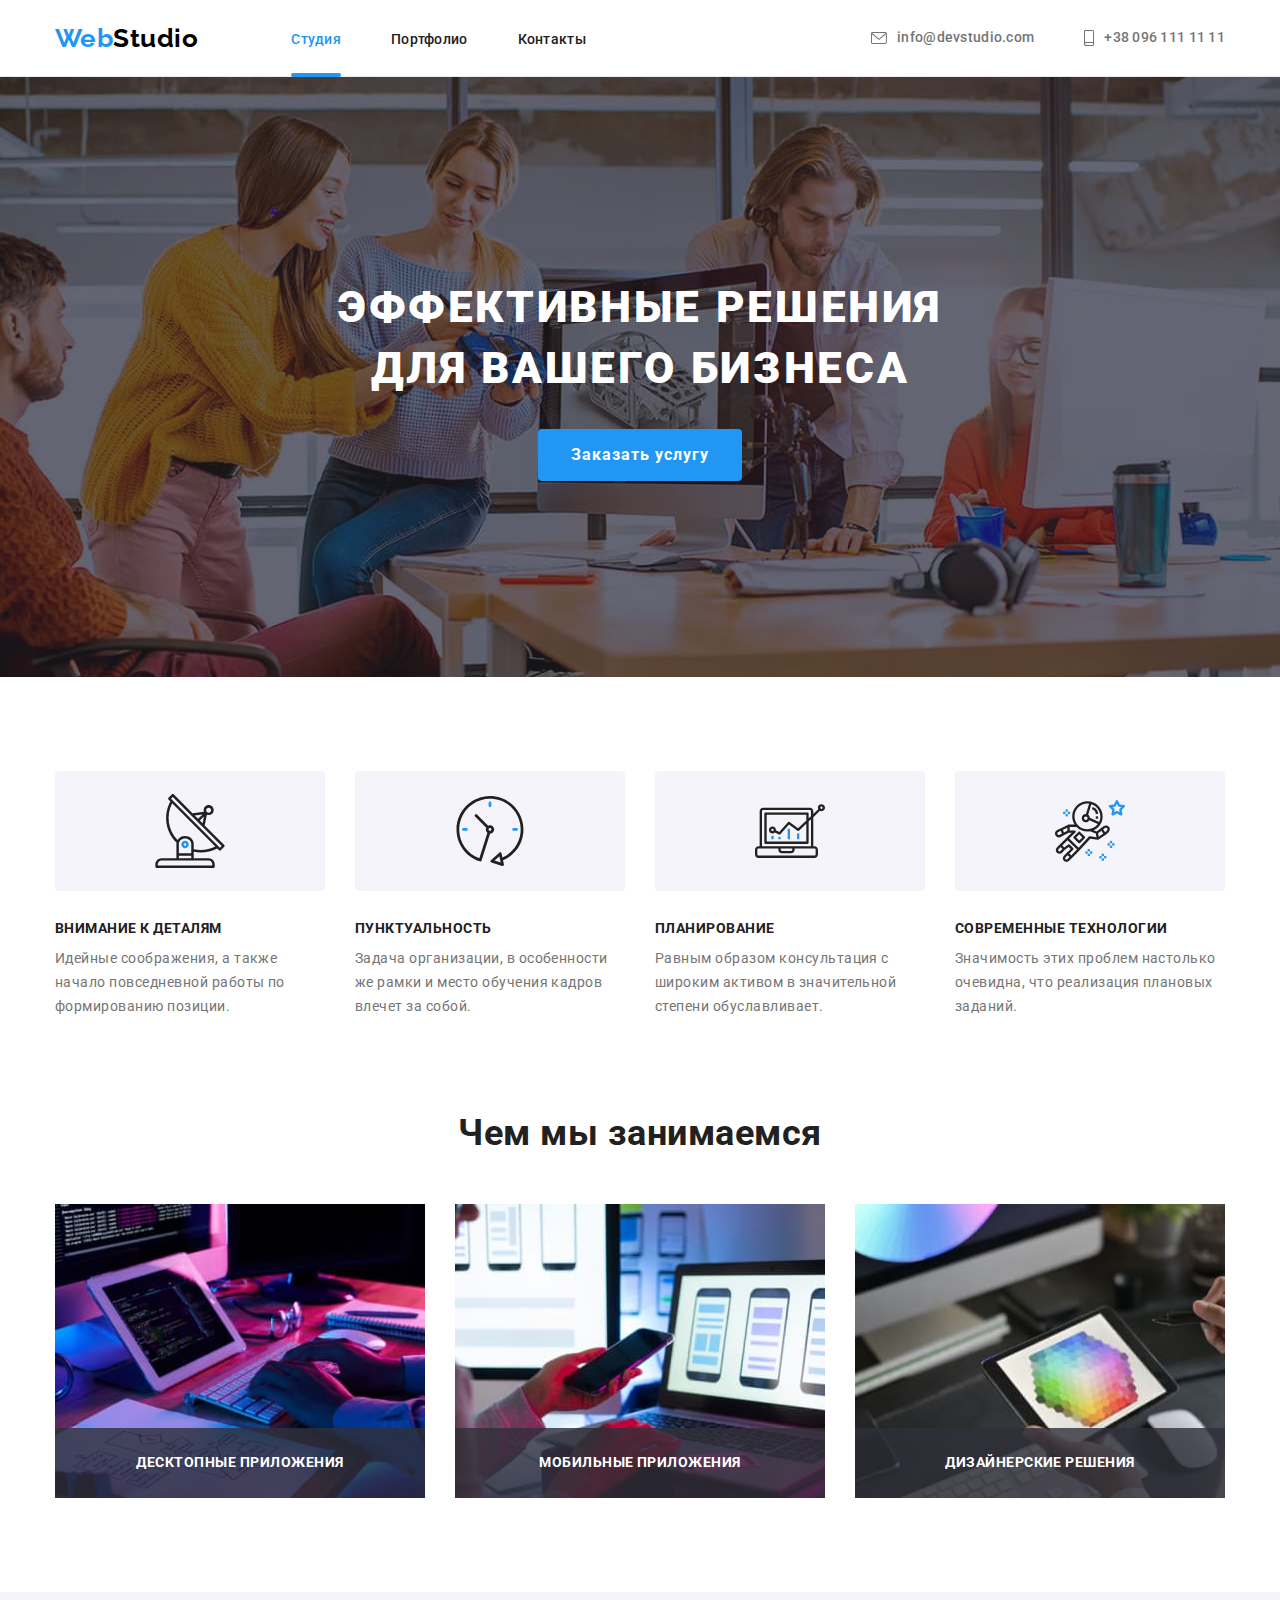
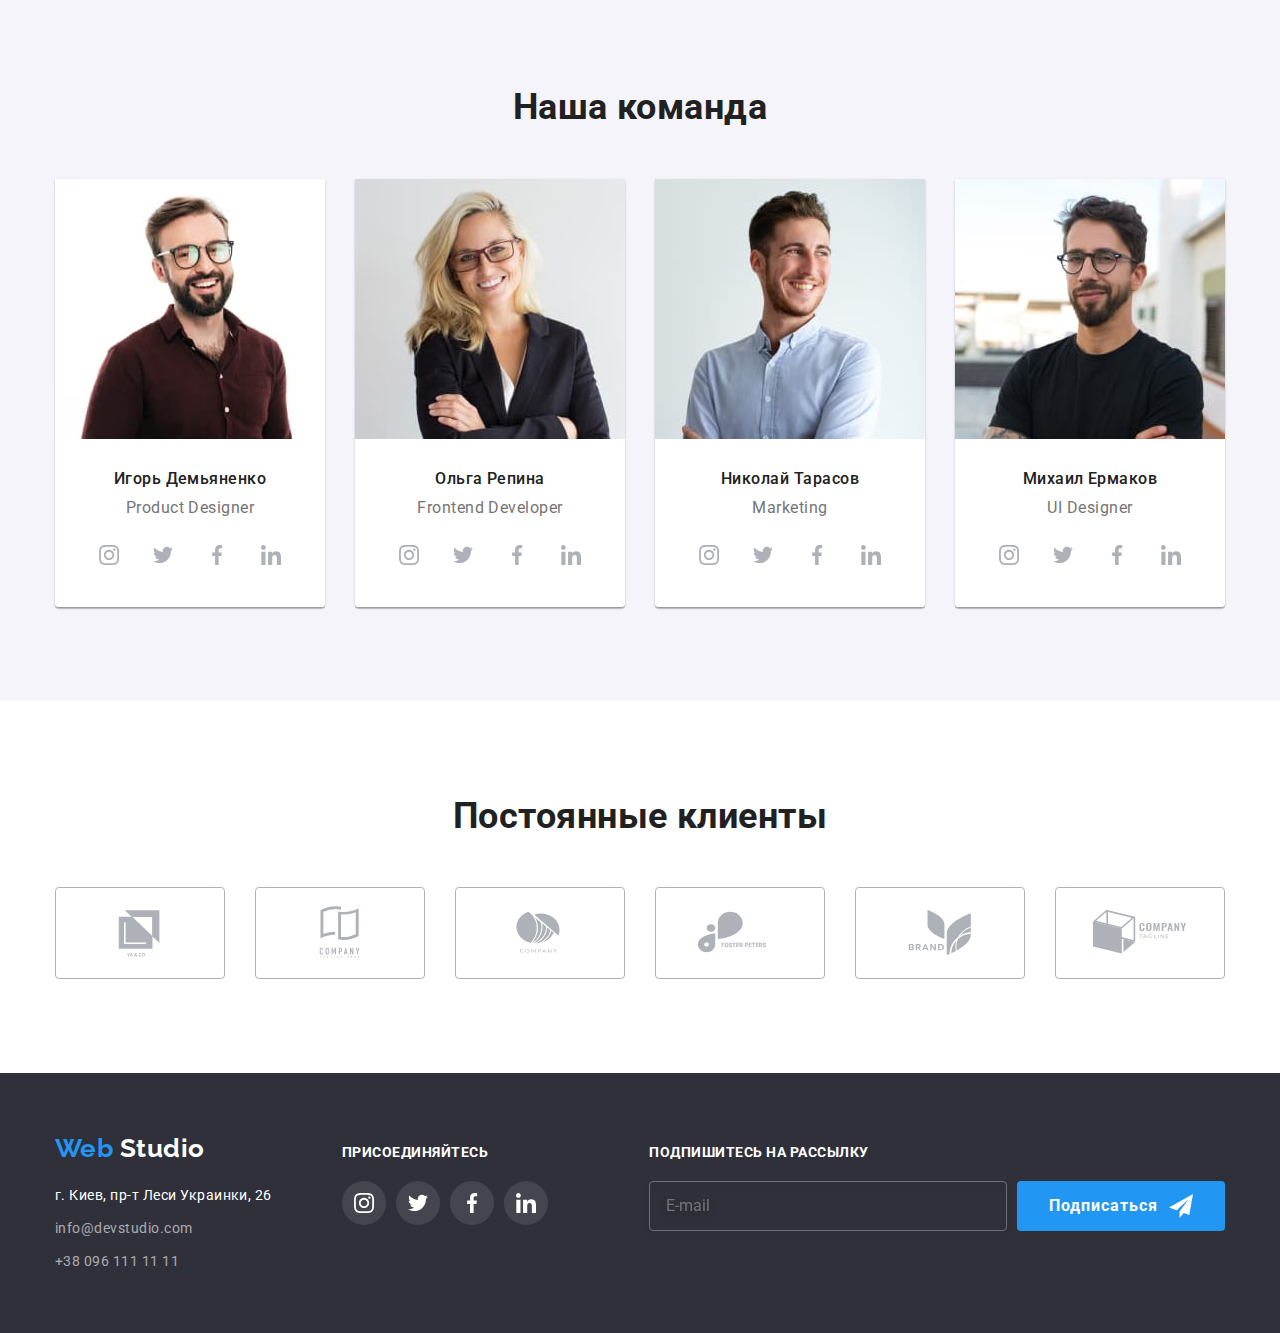
<file: index.html>
<!DOCTYPE html>
<html lang="ru">
  <head>
    <meta charset="UTF-8" />
    <meta http-equiv="X-UA-Compatible" content="IE=edge" />
    <meta name="viewport" content="width=device-width, initial-scale=1.0" />
    <title>Студия</title>
    <link rel="preconnect" href="https://fonts.googleapis.com" />
    <link rel="preconnect" href="https://fonts.gstatic.com" crossorigin />
    <link
      href="https://fonts.googleapis.com/css2?family=Raleway:wght@700&family=Roboto:wght@400;500;700;900&display=swap"
      rel="stylesheet"
    />
    <link
      rel="stylesheet"
      href="https://cdnjs.cloudflare.com/ajax/libs/modern-normalize/1.1.0/modern-normalize.min.css"
    />
    <link rel="stylesheet" href="./css/styles.css" />
  </head>
  <body>
    <header class="top-side">
      <div class="container header">
        <nav class="nav header">
          <a href="./index.html" class="logo-up link">
            <span class="logo-ingredient">Web</span>
            Studio
          </a>
          <ul class="site-nav list">
            <li class="item general">
              <a href="./index.html" class="link current"> Студия </a>
            </li>
            <li class="item">
              <a href="./portfolio.html" class="link"> Портфолио </a>
            </li>
            <li class="item">
              <a href="" class="link"> Контакты </a>
            </li>
          </ul>
        </nav>
        <ul class="contact-up list">
          <li class="item">
            <a href="mailto:test@mail.ua" class="link">
              <svg class="contact-up-icon" width="16px" height="12px">
                <use href="./images/symbol.svg#icon-mail"></use>
              </svg>
              info@devstudio.com
            </a>
          </li>
          <li class="item">
            <a href="tel:+380961111111" class="link">
              <svg class="contact-up-icon" width="10px" height="16px">
                <use href="./images/symbol.svg#icon-smartphone"></use>
              </svg>
              +38 096 111 11 11
            </a>
          </li>
        </ul>
      </div>
    </header>
    <main>
      <!--герой-->
      <section class="hero">
        <div class="container">
          <h1 class="hero-title">
            эффективные решения
            <br />
            для вашего бизнеса
          </h1>
          <button type="button" class="hero-button" data-modal-open>
            Заказать услугу
          </button>
        </div>
      </section>
      <!--особенности-->
      <section class="section">
        <div class="container">
          <h2 class="section-title visually-hidden">Особенности</h2>
          <ul class="feature-list list">
            <li class="sat item">
              <h3 class="title">Внимание к деталям</h3>
              <p>
                Идейные соображения, а также начало повседневной работы по
                формированию позиции.
              </p>
            </li>
            <li class="item">
              <h3 class="title">Пунктуальность</h3>
              <p>
                Задача организации, в особенности же рамки и место обучения
                кадров влечет за собой.
              </p>
            </li>
            <li class="item">
              <h3 class="title">Планирование</h3>
              <p>
                Равным образом консультация с широким активом в значительной
                степени обуславливает.
              </p>
            </li>
            <li class="item">
              <h3 class="title">Современные технологии</h3>
              <p>
                Значимость этих проблем настолько очевидна, что реализация
                плановых заданий.
              </p>
            </li>
          </ul>
        </div>
      </section>
      <!--чем мы занимаемся-->
      <section class="section work">
        <div class="container">
          <h2 class="section-title">Чем мы занимаемся</h2>
          <ul class="work-list list">
            <li class="item">
              <img
                src="./images/box1.jpg"
                alt="создание компьютерных программ"
                width="370"
                height="294"
              />
              <p class="par">десктопные приложения</p>
            </li>
            <li class="item">
              <img
                src="./images/box2.jpg"
                alt="создание мобильных приложений"
                width="370"
                height="294"
              />
              <p class="par">мобильные приложения</p>
            </li>
            <li class="item">
              <img
                src="./images/box3.jpg"
                alt="создание дизайнов"
                width="370"
                height="294"
              />
              <p class="par">дизайнерские решения</p>
            </li>
          </ul>
        </div>
      </section>
      <!-- наша команда-->
      <section class="section team">
        <div class="container">
          <h2 class="section-title">Наша команда</h2>
          <ul class="team-list list">
            <li class="item">
              <img
                src="./images/img1.jpg"
                alt="дизайнер Игорь Демьяненко"
                width="270"
                height="260"
              />
              <div class="team-content">
                <h3 class="title">Игорь Демьяненко</h3>
                <p class="paragraph">Product Designer</p>

                <ul class="social list">
                  <li class="item">
                    <a href="" class="team-social-link link">
                      <svg class="team-social-icon" width="20px" height="20px">
                        <use href="./images/symbol.svg#icon-instagram1"></use>
                      </svg>
                    </a>
                  </li>
                  <li class="item">
                    <a href="" class="team-social-link link">
                      <svg class="team-social-icon" width="20px" height="20px">
                        <use href="./images/symbol.svg#icon-twitter2"></use>
                      </svg>
                    </a>
                  </li>
                  <li class="item">
                    <a href="" class="team-social-link link">
                      <svg class="team-social-icon" width="20px" height="20px">
                        <use href="./images/symbol.svg#icon-facebook3"></use>
                      </svg>
                    </a>
                  </li>
                  <li class="item">
                    <a href="" class="team-social-link link">
                      <svg class="team-social-icon" width="20px" height="20px">
                        <use href="./images/symbol.svg#icon-linkedin4"></use>
                      </svg>
                    </a>
                  </li>
                </ul>
              </div>
            </li>

            <li class="item">
              <img
                src="./images/img2.jpg"
                alt="фронтэнд разработчик Ольга Репина "
                width="270"
                height="260"
              />
              <div class="team-content">
                <h3 class="title">Ольга Репина</h3>
                <p class="paragraph">Frontend Developer</p>
                <ul class="social list">
                  <li class="item">
                    <a href="" class="team-social-link link">
                      <svg class="team-social-icon" width="20px" height="20px">
                        <use href="./images/symbol.svg#icon-instagram1"></use>
                      </svg>
                    </a>
                  </li>
                  <li class="item">
                    <a href="" class="team-social-link link">
                      <svg class="team-social-icon" width="20px" height="20px">
                        <use href="./images/symbol.svg#icon-twitter2"></use>
                      </svg>
                    </a>
                  </li>
                  <li class="item">
                    <a href="" class="team-social-link link">
                      <svg class="team-social-icon" width="20px" height="20px">
                        <use href="./images/symbol.svg#icon-facebook3"></use>
                      </svg>
                    </a>
                  </li>
                  <li class="item">
                    <a href="" class="team-social-link link">
                      <svg class="team-social-icon" width="20px" height="20px">
                        <use href="./images/symbol.svg#icon-linkedin4"></use>
                      </svg>
                    </a>
                  </li>
                </ul>
              </div>
            </li>
            <li class="item">
              <img
                src="./images/img3.jpg"
                alt="маркетолог Николай Тарасов "
                width="270"
                height="260"
              />
              <div class="team-content">
                <h3 class="title">Николай Тарасов</h3>
                <p class="paragraph">Marketing</p>
                <ul class="social list">
                  <li class="item">
                    <a href="" class="team-social-link link">
                      <svg class="team-social-icon" width="20px" height="20px">
                        <use href="./images/symbol.svg#icon-instagram1"></use>
                      </svg>
                    </a>
                  </li>
                  <li class="item">
                    <a href="" class="team-social-link link">
                      <svg class="team-social-icon" width="20px" height="20px">
                        <use href="./images/symbol.svg#icon-twitter2"></use>
                      </svg>
                    </a>
                  </li>
                  <li class="item">
                    <a href="" class="team-social-link link">
                      <svg class="team-social-icon" width="20px" height="20px">
                        <use href="./images/symbol.svg#icon-facebook3"></use>
                      </svg>
                    </a>
                  </li>
                  <li class="item">
                    <a href="" class="team-social-link link">
                      <svg class="team-social-icon" width="20px" height="20px">
                        <use href="./images/symbol.svg#icon-linkedin4"></use>
                      </svg>
                    </a>
                  </li>
                </ul>
              </div>
            </li>

            <li class="item">
              <img
                src="./images/img4.jpg"
                alt="дезайнер Михаил Ермаков"
                width="270"
                height="260"
              />
              <div class="team-content">
                <h3 class="title">Михаил Ермаков</h3>
                <p class="paragraph">UI Designer</p>
                <ul class="social list">
                  <li class="item">
                    <a href="" class="team-social-link link">
                      <svg class="team-social-icon" width="20px" height="20px">
                        <use href="./images/symbol.svg#icon-instagram1"></use>
                      </svg>
                    </a>
                  </li>
                  <li class="item">
                    <a href="" class="team-social-link link">
                      <svg class="team-social-icon" width="20px" height="20px">
                        <use href="./images/symbol.svg#icon-twitter2"></use>
                      </svg>
                    </a>
                  </li>
                  <li class="item">
                    <a href="" class="team-social-link link">
                      <svg class="team-social-icon" width="20px" height="20px">
                        <use href="./images/symbol.svg#icon-facebook3"></use>
                      </svg>
                    </a>
                  </li>
                  <li class="item">
                    <a href="" class="team-social-link link">
                      <svg class="team-social-icon" width="20px" height="20px">
                        <use href="./images/symbol.svg#icon-linkedin4"></use>
                      </svg>
                    </a>
                  </li>
                </ul>
              </div>
            </li>
          </ul>
        </div>
      </section>

      <section class="section clients">
        <div class="container">
          <h2 class="section-title">Постоянные клиенты</h2>
          <ul class="clients-list list">
            <li class="item">
              <a href="" class="clients-link">
                <svg class="link-icon" width="106px" height="60px">
                  <use href="./images/symbol.svg#icon-group21"></use>
                </svg>
              </a>
            </li>
            <li class="item">
              <a href="" class="clients-link">
                <svg class="link-icon" width="106" height="60">
                  <use href="./images/symbol.svg#icon-group22"></use>
                </svg>
              </a>
            </li>
            <li class="item">
              <a href="" class="clients-link">
                <svg class="link-icon" width="106" height="60">
                  <use href="./images/symbol.svg#icon-group23"></use>
                </svg>
              </a>
            </li>
            <li class="item">
              <a href="" class="clients-link">
                <svg class="link-icon" width="106" height="60">
                  <use href="./images/symbol.svg#icon-group24"></use>
                </svg>
              </a>
            </li>
            <li class="item">
              <a href="" class="clients-link">
                <svg class="link-icon" width="106" height="60">
                  <use href="./images/symbol.svg#icon-group25"></use>
                </svg>
              </a>
            </li>
            <li class="item">
              <a href="" class="clients-link">
                <svg class="link-icon" width="106" height="60">
                  <use href="./images/symbol.svg#icon-group26"></use>
                </svg>
              </a>
            </li>
          </ul>
        </div>
      </section>
    </main>

    <footer class="aside">
      <div class="container">
        <div>
          <a href="./index.html" class="logo-down link">
            <span class="logo-ingredient">Web</span>
            Studio
          </a>
          <address class="aside-contact">
            <p>г. Киев, пр-т Леси Украинки, 26</p>
            <ul class="contact-down list">
              <li class="item">
                <a href="mailto:test@mail.ua" class="link">
                  info@devstudio.com
                </a>
              </li>
              <li class="item">
                <a href="tel:+380961111111" class="link"> +38 096 111 11 11 </a>
              </li>
            </ul>
          </address>
        </div>
        <div class="aside-soc">
          <p class="aside-par">присоединяйтесь</p>
          <ul class="social list">
            <li class="item">
              <a href="" class="team-social-link link">
                <svg class="team-social-icon" width="20px" height="20px">
                  <use href="./images/symbol.svg#icon-instagram1"></use>
                </svg>
              </a>
            </li>
            <li class="item">
              <a href="" class="team-social-link link">
                <svg class="team-social-icon" width="20px" height="20px">
                  <use href="./images/symbol.svg#icon-twitter2"></use>
                </svg>
              </a>
            </li>
            <li class="item">
              <a href="" class="team-social-link link">
                <svg class="team-social-icon" width="20px" height="20px">
                  <use href="./images/symbol.svg#icon-facebook3"></use>
                </svg>
              </a>
            </li>
            <li class="item">
              <a href="" class="team-social-link link">
                <svg class="team-social-icon" width="20px" height="20px">
                  <use href="./images/symbol.svg#icon-linkedin4"></use>
                </svg>
              </a>
            </li>
          </ul>
        </div>
        <div class="aside-subscription">
          <p class="aside-par">подпишитесь на рассылку</p>
          <form class="aside-form">
            <input
              class="aside-form-mail"
              type="email"
              name="mail"
              autocomplete="on"
              placeholder="E-mail"
            />
            <button class="hero-button" type="submit">Подписаться</button>
          </form>
        </div>
      </div>
    </footer>
    <div class="backdrop is-hidden" data-modal>
      <div class="modal">
        <button data-modal-close type="button" class="modal-btn">
          <svg class="modal-icon" width="18px" height="18px">
            <use href="./images/symbol-icon2.svg#icon-close-black"></use>
          </svg>
        </button>

        <form class="speaker-form">
          <p class="speaker-form-par">
            Оставьте свои данные, мы вам перезвоним
          </p>

          <div class="speaker-modal">
            <label for="name" class="label">Имя</label>
            <div class="speacer-box">
              <input
                type="text"
                name="name"
                id="name"
                class="spacer-box-input"
              />
              <svg class="speacer-box-icon" width="18px" height="18px">
                <use href="./images/symbol-icon2.svg#icon-person-black"></use>
              </svg>
            </div>
          </div>

          <div class="speaker-modal">
            <label for="tel" class="label">Телефон</label>
            <div class="speacer-box">
              <input type="tel" name="tel" id="tel" class="spacer-box-input" />
              <svg class="speacer-box-icon" width="18px" height="18px">
                <use href="./images/symbol-icon2.svg#icon-phone-black"></use>
              </svg>
            </div>
          </div>

          <div class="speaker-modal">
            <label for="mail" class="label">Почта</label>
            <div class="speacer-box">
              <input
                type="email"
                name="mail"
                autocomplete="on"
                id="mail"
                class="spacer-box-input"
              />
              <svg class="speacer-box-icon" width="18px" height="18px">
                <use href="./images/symbol-icon2.svg#icon-email-black"></use>
              </svg>
            </div>
          </div>

          <div class="speaker-modal-comment">
            <label for="comment" class="label">Коментарий</label>
            <div class="speacer-box">
              <textarea
                name="comment"
                id="comment"
                rows="5"
                placeholder="Введите текс"
                class="comment-label"
              ></textarea>
            </div>
          </div>

          <div class="form-check">
            <label class="check-label">
              <input class="check-input" type="checkbox" name="check" />
              <span class="check-icon"></span>
              Соглашаюсь с рассылкой и принимаю
              <a href="" class="check-link">Условия договора</a>
            </label>
          </div>

          <button class="hero-button" type="submit">Отправить</button>
        </form>
      </div>
    </div>
    <script src="./js/modal.js"></script>
  </body>
</html>
</file>
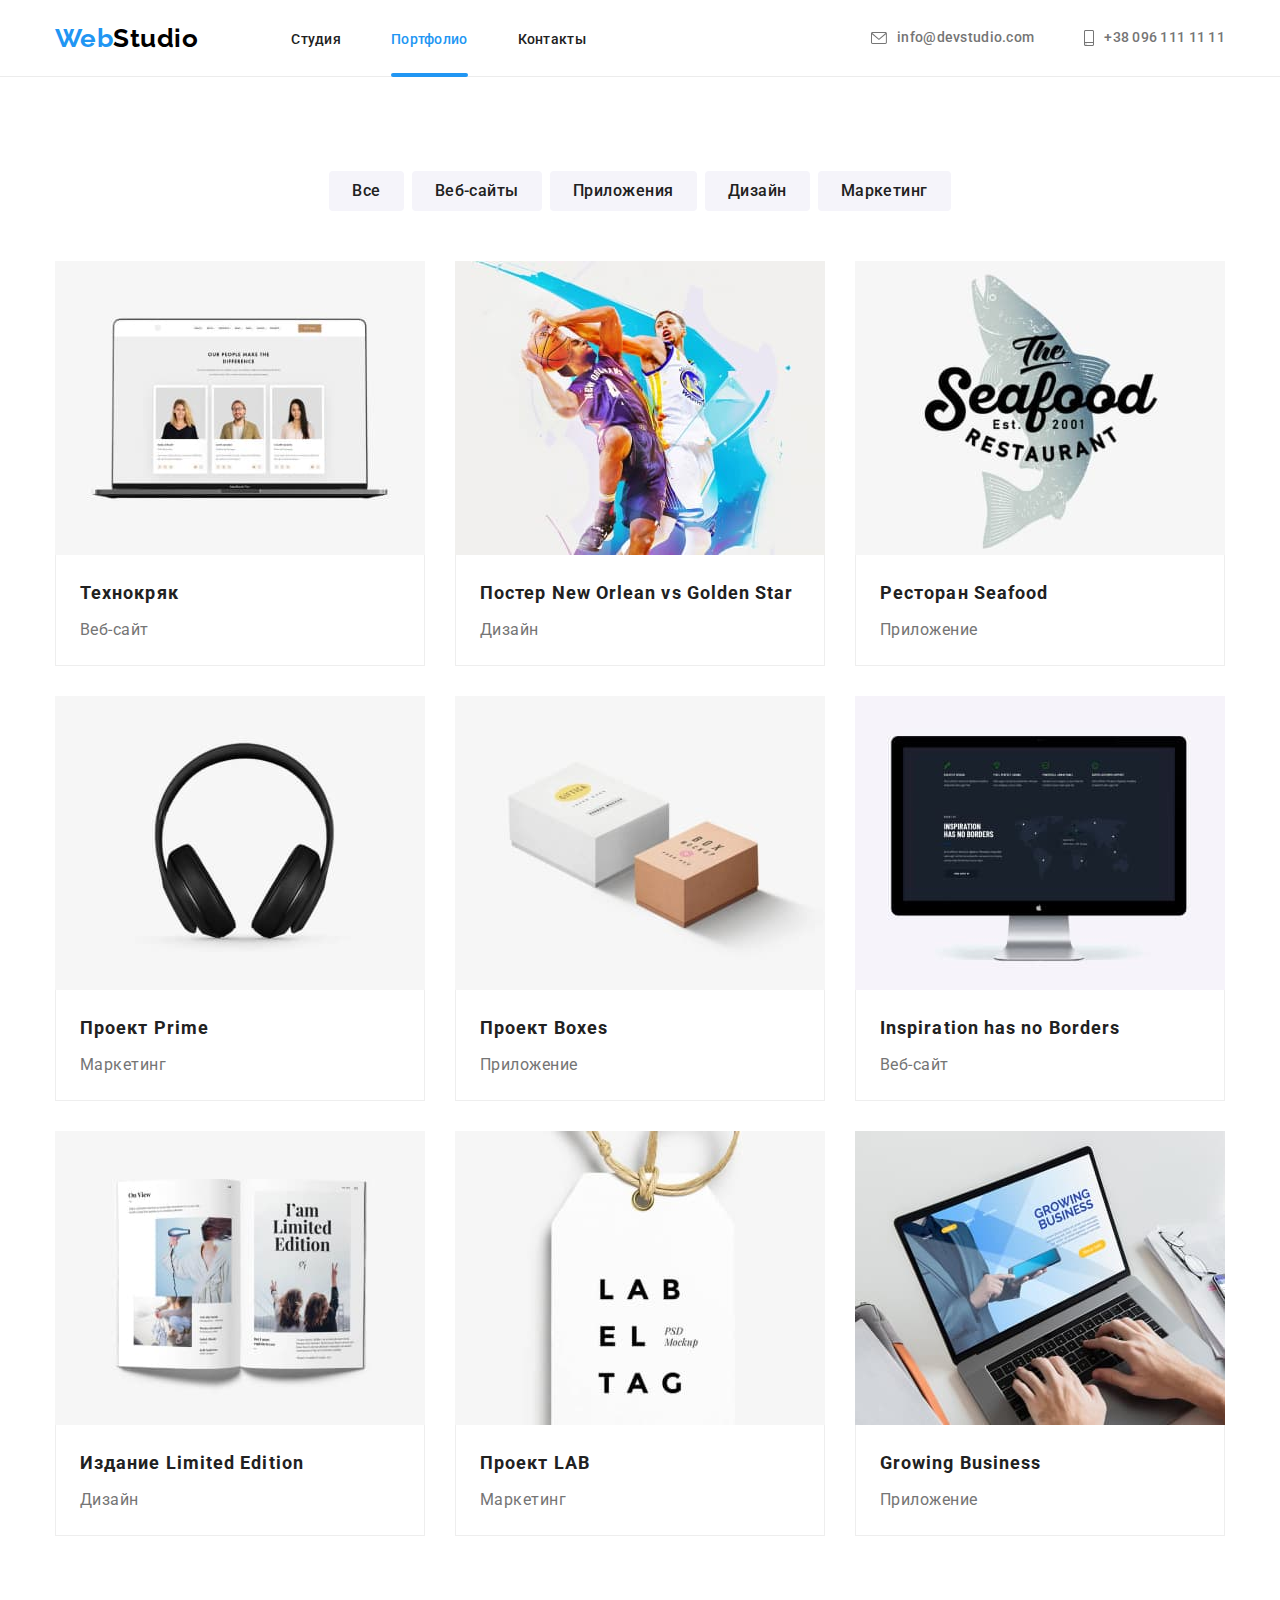
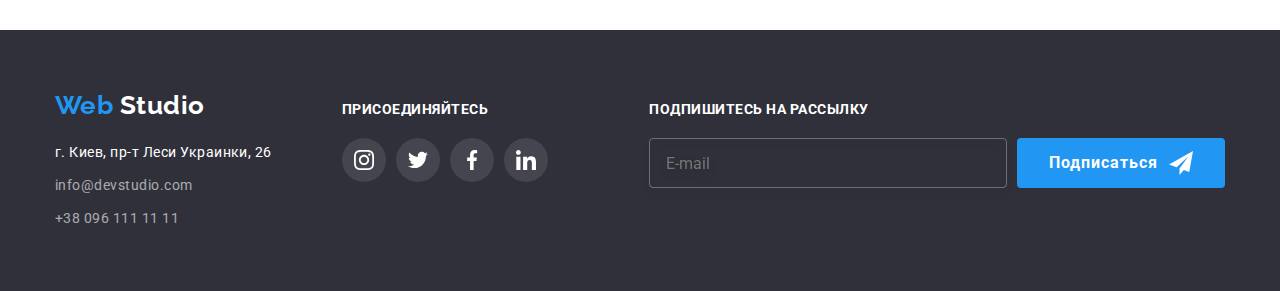
<file: portfolio.html>
<!DOCTYPE html>
<html lang="ru">
  <head>
    <meta charset="UTF-8" />
    <meta http-equiv="X-UA-Compatible" content="IE=edge" />
    <meta name="viewport" content="width=device-width, initial-scale=1.0" />
    <title>Портфолио</title>
    <link rel="preconnect" href="https://fonts.googleapis.com" />
    <link rel="preconnect" href="https://fonts.gstatic.com" crossorigin />
    <link
      href="https://fonts.googleapis.com/css2?family=Raleway:wght@700&family=Roboto:wght@400;500;700;900&display=swap"
      rel="stylesheet"
    />
    <link
      rel="stylesheet"
      href="https://cdnjs.cloudflare.com/ajax/libs/modern-normalize/1.1.0/modern-normalize.min.css"
    />
    <link rel="stylesheet" href="./css/styles.css" />
  </head>
  <body>
    <header class="top-side">
      <div class="container header">
        <nav class="nav header">
          <a href="./index.html" class="logo-up link">
            <span class="logo-ingredient">Web</span>
            Studio
          </a>
          <ul class="site-nav list">
            <li class="item">
              <a href="./index.html" class="link"> Студия </a>
            </li>
            <li class="item general">
              <a href="./portfolio.html" class="link current"> Портфолио </a>
            </li>
            <li class="item">
              <a href="" class="link"> Контакты </a>
            </li>
          </ul>
        </nav>

        <ul class="contact-up list">
          <li class="item">
            <a href="mailto:test@mail.ua" class="link">
              <svg class="contact-up-icon" width="16px" height="12px">
                <use href="./images/symbol.svg#icon-mail"></use>
              </svg>
              info@devstudio.com
            </a>
          </li>
          <li class="item">
            <a href="tel:+380961111111" class="link">
              <svg class="contact-up-icon" width="10px" height="16px">
                <use href="./images/symbol.svg#icon-smartphone"></use>
              </svg>
              +38 096 111 11 11
            </a>
          </li>
        </ul>
      </div>
    </header>
    <main>
      <section class="section">
        <div class="container">
          <h1 class="section-title visually-hidden">галерея работ</h1>
          <ul class="section-button list">
            <li class="item">
              <button type="button" class="basic-button">Все</button>
            </li>
            <li class="item">
              <button type="button" class="basic-button">Веб-сайты</button>
            </li>
            <li class="item">
              <button type="button" class="basic-button">Приложения</button>
            </li>
            <li class="item">
              <button type="button" class="basic-button">Дизайн</button>
            </li>
            <li class="item">
              <button type="button" class="basic-button">Маркетинг</button>
            </li>
          </ul>

          <ul class="gallery list">
            <li class="item">
              <a href="" class="foto link">
                <div class="gallery-thum">
                  <img
                    src="./images/img1p.jpg"
                    alt="ноутбук"
                    width="370"
                    height="294"
                  />
                  <p class="gallery-par">
                    Ресурс предлагает комплексные предложения с разным уровнем
                    функционала и сервисов. Все это позволит посетителю получить
                    исчерпывающие сведения о компании или частном лице.
                  </p>
                </div>
                <div class="gallery-content">
                  <h3 class="gallery-heading">Технокряк</h3>
                  <p class="gallery-text">Веб-сайт</p>
                </div>
              </a>
            </li>
            <li class="item">
              <a href="" class="foto link">
                <div class="gallery-thum">
                  <img
                    src="./images/img2p.jpg"
                    alt="баскетбол"
                    width="370"
                    height="294"
                  />
                  <p class="gallery-par">
                    Ресурс предлагает комплексные предложения с разным уровнем
                    функционала и сервисов. Все это позволит посетителю получить
                    исчерпывающие сведения о компании или частном лице.
                  </p>
                </div>
                <div class="gallery-content">
                  <h3 class="gallery-heading">
                    Постер New Orlean vs Golden Star
                  </h3>
                  <p class="gallery-text">Дизайн</p>
                </div>
              </a>
            </li>
            <li class="item">
              <a href="" class="foto link">
                <div class="gallery-thum">
                  <img
                    src="./images/img3p.jpg"
                    alt="постер ресторан Seafood"
                    width="370"
                    height="294"
                  />
                  <p class="gallery-par">
                    Ресурс предлагает комплексные предложения с разным уровнем
                    функционала и сервисов. Все это позволит посетителю получить
                    исчерпывающие сведения о компании или частном лице.
                  </p>
                </div>
                <div class="gallery-content">
                  <h3 class="gallery-heading">Ресторан Seafood</h3>
                  <p class="gallery-text">Приложение</p>
                </div>
              </a>
            </li>
            <li class="item">
              <a href="" class="foto link">
                <div class="gallery-thum">
                  <img
                    src="./images/img4p.jpg"
                    alt="наушники"
                    width="370"
                    height="294"
                  />
                  <p class="gallery-par">
                    Ресурс предлагает комплексные предложения с разным уровнем
                    функционала и сервисов. Все это позволит посетителю получить
                    исчерпывающие сведения о компании или частном лице.
                  </p>
                </div>
                <div class="gallery-content">
                  <h3 class="gallery-heading">Проект Prime</h3>
                  <p class="gallery-text">Маркетинг</p>
                </div>
              </a>
            </li>
            <li class="item">
              <a href="" class="foto link">
                <div class="gallery-thum">
                  <img
                    src="./images/img5p.jpg"
                    alt="коробки"
                    width="370"
                    height="294"
                  />
                  <p class="gallery-par">
                    Ресурс предлагает комплексные предложения с разным уровнем
                    функционала и сервисов. Все это позволит посетителю получить
                    исчерпывающие сведения о компании или частном лице.
                  </p>
                </div>
                <div class="gallery-content">
                  <h3 class="gallery-heading">Проект Boxes</h3>
                  <p class="gallery-text">Приложение</p>
                </div>
              </a>
            </li>
            <li class="item">
              <a href="" class="foto link">
                <div class="gallery-thum">
                  <img
                    src="./images/img6p.jpg"
                    alt="монитор"
                    width="370"
                    height="294"
                  />
                  <p class="gallery-par">
                    Ресурс предлагает комплексные предложения с разным уровнем
                    функционала и сервисов. Все это позволит посетителю получить
                    исчерпывающие сведения о компании или частном лице.
                  </p>
                </div>
                <div class="gallery-content">
                  <h3 class="gallery-heading">Inspiration has no Borders</h3>
                  <p class="gallery-text">Веб-сайт</p>
                </div>
              </a>
            </li>
            <li class="item">
              <a href="" class="foto link">
                <div class="gallery-thum">
                  <img
                    src="./images/img7p.jpg"
                    alt="книга"
                    width="370"
                    height="294"
                  />
                  <p class="gallery-par">
                    Ресурс предлагает комплексные предложения с разным уровнем
                    функционала и сервисов. Все это позволит посетителю получить
                    исчерпывающие сведения о компании или частном лице.
                  </p>
                </div>
                <div class="gallery-content">
                  <h3 class="gallery-heading">Издание Limited Edition</h3>
                  <p class="gallery-text">Дизайн</p>
                </div>
              </a>
            </li>
            <li class="item">
              <a href="" class="foto link">
                <div class="gallery-thum">
                  <img
                    src="./images/img8p.jpg"
                    alt="бирка"
                    width="370"
                    height="294"
                  />
                  <p class="gallery-par">
                    Ресурс предлагает комплексные предложения с разным уровнем
                    функционала и сервисов. Все это позволит посетителю получить
                    исчерпывающие сведения о компании или частном лице.
                  </p>
                </div>

                <div class="gallery-content">
                  <h3 class="gallery-heading">Проект LAB</h3>
                  <p class="gallery-text">Маркетинг</p>
                </div>
              </a>
            </li>

            <li class="item">
              <a href="" class="foto link">
                <div class="gallery-thum">
                  <img
                    src="./images/img9p.jpg"
                    alt="работа на ноутбуке"
                    width="370"
                    height="294"
                  />
                  <p class="gallery-par">
                    Ресурс предлагает комплексные предложения с разным уровнем
                    функционала и сервисов. Все это позволит посетителю получить
                    исчерпывающие сведения о компании или частном лице.
                  </p>
                </div>

                <div class="gallery-content">
                  <h3 class="gallery-heading">Growing Business</h3>
                  <p class="gallery-text">Приложение</p>
                </div>
              </a>
            </li>
          </ul>
        </div>
      </section>
    </main>
    <footer class="aside">
      <div class="container">
        <div>
          <a href="./index.html" class="logo-down link">
            <span class="logo-ingredient">Web</span>
            Studio
          </a>
          <address class="aside-contact">
            <p>г. Киев, пр-т Леси Украинки, 26</p>
            <ul class="contact-down list">
              <li class="item">
                <a href="mailto:test@mail.ua" class="link">
                  info@devstudio.com
                </a>
              </li>
              <li class="item">
                <a href="tel:+380961111111" class="link"> +38 096 111 11 11 </a>
              </li>
            </ul>
          </address>
        </div>
        <div class="aside-soc">
          <p class="aside-par">присоединяйтесь</p>
          <ul class="social list">
            <li class="item">
              <a href="" class="team-social-link link">
                <svg class="team-social-icon" width="20px" height="20px">
                  <use href="./images/symbol.svg#icon-instagram1"></use>
                </svg>
              </a>
            </li>
            <li class="item">
              <a href="" class="team-social-link link">
                <svg class="team-social-icon" width="20px" height="20px">
                  <use href="./images/symbol.svg#icon-twitter2"></use>
                </svg>
              </a>
            </li>
            <li class="item">
              <a href="" class="team-social-link link">
                <svg class="team-social-icon" width="20px" height="20px">
                  <use href="./images/symbol.svg#icon-facebook3"></use>
                </svg>
              </a>
            </li>
            <li class="item">
              <a href="" class="team-social-link link">
                <svg class="team-social-icon" width="20px" height="20px">
                  <use href="./images/symbol.svg#icon-linkedin4"></use>
                </svg>
              </a>
            </li>
          </ul>
        </div>
        <div class="aside-subscription">
          <p class="aside-par">подпишитесь на рассылку</p>
          <form class="aside-form">
            <input
              class="aside-form-mail"
              type="email"
              name="mail"
              autocomplete="on"
              placeholder="E-mail"
            />
            <button class="hero-button" type="submit">Подписаться</button>
          </form>
        </div>
      </div>
    </footer>
  </body>
</html>
</file>
<file: css/styles.css>
:root {
  --primary-text-color: #757575;
  --secondery-text-color: #212121;
  --third-text-color: rgba(255, 255, 255, 0.6);
  --logo-color: #000000;
  --accent-color: #2196f3;
  --accent-hover-color: #188ce8;
  --accent-button-color: #f5f4fa;
  --primary-white-color: #ffffff;
  --primary-background-color: #2f303a;
}

body {
  margin: 0;
  letter-spacing: 0.03em;
  background-color: var(--primary-white-color);
  color: var(--primary-text-color);
  font-family: "Roboto", sans-serif;
}
.list {
  list-style: none;
  padding: 0;
  margin: 0;
}
.link {
  text-decoration: none;
}
h1,
h2,
h3,
h4,
h5,
h6 {
  margin-top: 0;
}

p {
  margin-top: 0;
  margin-bottom: 0;
}

img {
  display: block;
}

/* .gallery .link {
  text-decoration: none;
  list-style: none;
} */

.visually-hidden {
  position: absolute;
  width: 1px;
  height: 1px;
  margin: -1px;
  border: 0;
  padding: 0;

  white-space: nowrap;
  clip-path: inset(100%);
  clip: rect(0 0 0 0);
  overflow: hidden;
}

/* heder */
.container {
  margin-left: auto;
  margin-right: auto;
  width: 1200px;
  padding-left: 15px;
  padding-right: 15px;
}
.top-side {
  border-bottom: 1px solid #ececec;
}
.header {
  display: flex;
  align-items: center;
}
.container.header {
  /* border-bottom: 1px solid #ececec; */
}

/* logo */
.logo-up {
  display: inherit;
  font-family: "Raleway", sans-serif;
  font-weight: 700;
  font-size: 26px;
  line-height: 1.19;
  color: var(--logo-color);
}
.logo-ingredient {
  color: var(--accent-color);
}

/* site nav */
.site-nav {
  display: flex;
  margin-left: 93px;
}

.site-nav .item + .item {
  margin-left: 50px;
}

.general::after {
  content: "";
  display: block;
  position: absolute;
  width: 100%;
  height: 4px;
  background-color: var(--accent-color);
  border-radius: 2px;
  bottom: -1px;
}
.general {
  position: relative;
}

.site-nav .link {
  display: block;
  padding-top: 32px;
  padding-bottom: 28px;

  color: var(--secondery-text-color);
  font-weight: 500;
  font-size: 14px;
  line-height: 1.14;
  letter-spacing: 0.02em;
  transition-property: color;
  transition-duration: 250ms;
  transition-timing-function: cubic-bezier(0.4, 0, 0.2, 1);
}
.site-nav .link:hover,
.site-nav .link:focus {
  color: var(--accent-color);
}
.site-nav .link.current {
  color: var(--accent-color);
}

/* contact-up */
.contact-up {
  display: flex;
  margin-left: auto;
}

.contact-up .item + .item {
  margin-left: 50px;
}

.contact-up .link {
  display: flex;
  font-weight: 500;
  font-size: 14px;
  line-height: 1.14;
  letter-spacing: 0.02em;
  color: var(--primary-text-color);
  align-items: center;
  transition-property: color;
  transition-duration: 250ms;
  transition-timing-function: cubic-bezier(0.4, 0, 0.2, 1);
}

.contact-up .link:hover,
.contact-up .link:focus {
  color: var(--accent-color);
}

.contact-up-icon {
  margin-right: 10px;
  fill: currentColor;
}

/* hero { */
.hero {
  max-width: 1600px;
  height: 600px;
  margin-left: auto;
  margin-right: auto;
  background-image: linear-gradient(
      to right,
      rgba(47, 48, 58, 0.4),
      rgba(47, 48, 58, 0.4)
    ),
    url(../images/imghero.jpg);

  background-repeat: no-repeat;
  background-position: center;
  background-size: cover;

  padding-top: 200px;
  padding-bottom: 200px;

  background-color: var(--primary-background-color);
}

.hero > .container {
  text-align: center;
}

.hero-title {
  font-weight: 900;
  font-size: 44px;
  line-height: 1.39;

  letter-spacing: 0.06em;
  text-transform: uppercase;
  color: var(--primary-white-color);
}
/* button */
.hero-button {
  border: 1px solid transparent;
  border-radius: 4px;
  padding: 10px 32px;
  min-width: 200px;

  color: var(--primary-white-color);
  background-color: var(--accent-color);

  font-weight: 700;
  line-height: 1.87;
  text-align: center;
  letter-spacing: 0.06em;

  cursor: pointer;

  transition-property: background-color;
  transition-duration: 250ms;
  transition-timing-function: cubic-bezier(0.4, 0, 0.2, 1);
}

.hero-button:hover,
.hero-button:focus {
  background-color: var(--accent-hover-color);
}

/* section */
.section {
  padding-top: 94px;
  padding-bottom: 94px;
}

.section-title {
  margin-bottom: 50px;
  font-size: 36px;
  line-height: 1.17;
  text-align: center;
  color: var(--secondery-text-color);
}

/* features */

.feature-list .title {
  margin-bottom: 10px;
  font-size: 14px;
  line-height: 1.14;
  text-transform: uppercase;
  color: var(--secondery-text-color);
}
.feature-list {
  display: flex;
  font-size: 14px;
  line-height: 1.7;
}
.feature-list > .item {
  min-width: 270px;
  flex-basis: calc(100% / 4 - 30px);
}

.feature-list .item + .item {
  margin-left: 30px;
}

.feature-list > .item::before {
  display: block;
  content: "";
  height: 120px;
  margin-bottom: 30px;
  background-size: 70px;
  background-repeat: no-repeat;
  background-position: center;

  background-color: var(--accent-button-color);
  border-radius: 4px;
}

.feature-list > .item:nth-child(1)::before {
  background-image: url(../images/sat.svg);
}

.feature-list > .item:nth-child(2)::before {
  background-image: url(../images/time.svg);
}

.feature-list > .item:nth-child(3)::before {
  background-image: url(../images/diagram3.svg);
}

.feature-list > .item:nth-child(4)::before {
  background-image: url(../images/astronaut4.svg);
}

/* Work */
.section.work {
  padding-top: 0;
}

.work-list.list {
  display: flex;
}

.work-list .par {
  display: flex;
  align-items: center;
  justify-content: center;
  position: absolute;
  bottom: 0px;
  color: var(--primary-white-color);
  width: 100%;
  height: 70px;
  font-style: normal;
  font-weight: 700;
  font-size: 14px;
  line-height: 1.14;
  text-transform: uppercase;
  background: rgba(47, 48, 58, 0.8);
}

.work-list .item {
  flex-basis: calc(100% / 3 - 30px);
  position: relative;
}

.work-list .item + .item {
  margin-left: 30px;
}
/* team */

.team {
  background-color: var(--accent-button-color);
}

.team-list .title {
  margin-bottom: 10px;
  font-size: 16px;
  font-weight: 500;
  line-height: 1.19;
  text-align: center;
  color: var(--secondery-text-color);
}
.team-list {
  display: flex;
  line-height: 1.19;
  text-align: center;
}

.team-list > .item {
  flex-basis: calc(100% / 4 - 30px);
  box-shadow: 0px 1px 3px rgba(0, 0, 0, 0.12), 0px 1px 1px rgba(0, 0, 0, 0.14),
    0px 2px 1px rgba(0, 0, 0, 0.2);
  border-radius: 0px 0px 4px 4px;
}

.team-list > .item + .item {
  margin-left: 30px;
}

.paragraph {
  margin-bottom: 16px;
}

/* socisl network buttons */

.social {
  display: flex;
  justify-content: center;
  gap: 10px;
}

.social .link {
  width: 44px;
  height: 44px;
  border-radius: 50%;
  display: flex;
  align-items: center;
  justify-content: center;
  color: #afb1b8;
  transition-property: color, background-color;
  transition-duration: 250ms;
  transition-timing-function: cubic-bezier(0.4, 0, 0.2, 1);
}
.team-social-icon {
  fill: currentColor;
}

.team-social-link:hover,
.team-social-link:focus {
  background-color: var(--accent-color);
  color: var(--primary-white-color);
}

.team-content {
  padding: 30px 0px;
  border-radius: 0px 0px 4px 4px;

  background-color: var(--primary-white-color);
}
/* clients */
.clients-list {
  display: flex;
  gap: 30px;
  align-items: center;
}

.clients-link {
  display: flex;
  align-items: center;
  justify-content: center;
  color: #afb1b8;

  width: 170px;
  height: 92px;
  border: 1px solid #afb1b8;
  border-radius: 4px;
  transition-property: border, color;
  transition-duration: 250ms;
  transition-timing-function: cubic-bezier(0.4, 0, 0.2, 1);
}

.clients-link > .link-icon {
  fill: currentColor;
}

.clients-link:hover,
.clients-link:focus {
  color: #2196f3;
  border: 1px solid var(--accent-color);
}

/* footer */

.aside {
  padding-top: 60px;
  padding-bottom: 60px;
  background-color: var(--primary-background-color);
  color: var(--primary-white-color);
}

.logo-down {
  font-family: "Raleway", sans-serif;
  font-weight: 700;
  font-size: 26px;
  line-height: 1.19;
  color: var(--primary-white-color);
}

.aside-contact {
  margin-top: 20px;
  font-size: 14px;
  line-height: 1.71;
  font-style: normal;
}

.aside > .container {
  display: flex;
  align-items: baseline;
}

.aside-soc {
  margin-left: 70px;
}
.aside-par {
  margin-bottom: 20px;
  font-style: normal;
  font-weight: 700;
  font-size: 14px;
  line-height: 1.14;
  text-transform: uppercase;
}

.aside-subscription {
  margin-left: auto;
}
.aside-form {
  display: flex;
}

.aside-form-mail {
  width: 358px;
  height: 50px;
  border: 1px solid rgba(255, 255, 255, 0.3);
  filter: drop-shadow(0px 4px 4px rgba(0, 0, 0, 0.15));
  border-radius: 4px;
  background-color: transparent;
  padding-left: 16px;
  color: rgba(255, 255, 255, 0.6);
}

.aside-subscription .hero-button {
  display: flex;
  align-items: center;
  margin-left: 10px;
  border: 0px;
}

.aside-subscription .hero-button::after {
  justify-content: center;
  content: "";
  width: 24px;
  height: 24px;
  margin-left: 11px;

  background-image: url("../images/icon-send.svg");
  background-size: contain;
}

.aside .team-social-link {
  background-color: rgba(255, 255, 255, 0.1);
  color: var(--primary-white-color);
  transition-property: background-color;
  transition-duration: 250ms;
  transition-timing-function: cubic-bezier(0.4, 0, 0.2, 1);
}
.team-social-icon {
  fill: currentColor;
}

.team-social-link:hover,
.team-social-link:focus {
  background-color: var(--accent-color);
}

.contact-down .link {
  color: var(--third-text-color);
  transition-property: color;
  transition-duration: 250ms;
  transition-timing-function: cubic-bezier(0.4, 0, 0.2, 1);
}
.contact-down .link:hover,
.contact-down .link:focus {
  color: var(--accent-color);
}
.contact-down.list {
  margin-top: 9px;
}
.contact-down > .item:first-child {
  margin-bottom: 9px;
}
/* portfolio main button */

.basic-button {
  border: 1px solid transparent;
  border-radius: 4px;
  padding: 6px 22px;

  font-weight: 500;
  line-height: 1.63;
  text-align: center;
  letter-spacing: 0.03em;
  font-family: inherit;
  cursor: pointer;
  color: var(--secondery-text-color);
  background-color: var(--accent-button-color);
  transition-property: background-color, color, box-shadow;
  transition-duration: 250ms;
  transition-timing-function: cubic-bezier(0.4, 0, 0.2, 1);
}

.basic-button:hover,
.basic-button:focus {
  color: var(--primary-white-color);
  background-color: var(--accent-color);
  box-shadow: 0px 3px 1px rgba(0, 0, 0, 0.1), 0px 1px 2px rgba(0, 0, 0, 0.08),
    0px 2px 2px rgba(0, 0, 0, 0.12);
}

.section-button {
  display: flex;
  justify-content: center;
  margin-bottom: 50px;
}

.section-button .item + .item {
  margin-left: 8px;
}

/* gallery */
.gallery {
  display: flex;
  flex-wrap: wrap;

  margin-left: -30px;
  margin-top: -30px;
}

.gallery > .item {
  flex-basis: calc(100% / 3 - 30px);
  margin-left: 30px;
  margin-top: 30px;
}

.gallery-thum {
  position: relative;
  overflow: hidden;
}

.gallery-par {
  position: absolute;
  width: 100%;
  height: 100%;
  padding: 63px 24px;

  font-weight: 400;
  font-size: 18px;
  line-height: 1.56;
  color: var(--primary-white-color);
  background-color: rgba(33, 150, 243, 0.9);

  transform: translateY(0);
  transition-duration: 250ms;
  transition-timing-function: cubic-bezier(0.4, 0, 0.2, 1);
  overflow: auto;
}

.gallery .item:hover .gallery-par,
.gallery .item:focus .gallery-par {
  transform: translateY(-100%);
}

.foto {
  display: block;
  line-height: 1.88;
  color: var(--primary-text-color);

  transition-property: box-shadow;
  transition-duration: 250ms;
  transition-timing-function: cubic-bezier(0.4, 0, 0.2, 1);
}

.foto:hover,
.foto:focus {
  box-shadow: 0px 1px 1px rgba(0, 0, 0, 0.12), 0px 4px 4px rgba(0, 0, 0, 0.06),
    1px 4px 6px rgba(0, 0, 0, 0.16);
}

.gallery .header {
  font-size: 18px;
  line-height: 2;
  letter-spacing: 0.06em;
  color: var(--secondery-text-color);
}

.gallery-heading {
  margin-bottom: 4px;
  font-size: 18px;
  line-height: 2;
  letter-spacing: 0.06em;
  color: var(--secondery-text-color);
}
.gallery-content {
  padding: 20px 24px;
  border-left: 1px solid #eeeeee;
  border-right: 1px solid #eeeeee;
  border-bottom: 1px solid #eeeeee;
}

/* модальное окно */
.backdrop {
  position: fixed;
  top: 0;
  left: 0;
  width: 100%;
  height: 100%;
  background: rgba(0, 0, 0, 0.2);

  opacity: 1;
  transition: opacity 300ms cubic-bezier(0.4, 0, 0.2, 1),
    visibility 300ms cubic-bezier(0.4, 0, 0.2, 1);
}

.backdrop.is-hidden {
  visibility: hidden;
  opacity: 0;
  pointer-events: none;
}
.backdrop.is-hidden .modal {
  transform: translate(-50%, -50%) scale(0.1);
}

.modal {
  width: 528px;
  min-height: 581px;
  background-color: #ffffff;
  border-radius: 4px;
  box-shadow: 0px 1px 3px rgba(0, 0, 0, 0.12), 0px 1px 1px rgba(0, 0, 0, 0.14),
    0px 2px 1px rgba(0, 0, 0, 0.2);

  position: absolute;
  top: 50%;
  left: 50%;

  padding: 40px;

  transform: translate(-50%, -50%) scale(1);
  transition: transform 300ms cubic-bezier(0.4, 0, 0.2, 1);
}

.modal-btn {
  position: absolute;
  right: 10px;
  top: 10px;

  display: flex;
  align-items: center;
  justify-content: center;
  width: 30px;
  height: 30px;
  border-radius: 50%;
  background-color: #ffffff;
  border: 1px solid rgba(0, 0, 0, 0.1);
  cursor: pointer;
  outline: transparent;
}

.modal-icon {
  transition: fill 250ms cubic-bezier(0.4, 0, 0.2, 1);
}

.modal-btn:focus .modal-icon,
.modal-btn:hover .modal-icon {
  fill: var(--accent-color);
}

.speaker-form-par {
  display: flex;
  justify-content: center;
  margin-bottom: 12px;

  font-weight: 700;
  font-size: 20px;
  line-height: 1.15;

  color: #212121;
}
/* 
.speaker-form .item {
  display: flex;
  flex-direction: column;

  margin-bottom: 28px;
} */
.spacer-box-input {
  width: 100%;
  height: 40px;
  padding-left: 40px;

  outline: transparent;

  border: 1px solid rgba(33, 33, 33, 0.2);
  border-radius: 4px;
  transition: border-color 250ms cubic-bezier(0.4, 0, 0.2, 1);
}

.spacer-box-input:focus {
  border-color: var(--accent-color);
}

.spacer-box-input:focus + .speacer-box-icon {
  fill: var(--accent-color);
}

.speacer-box {
  position: relative;
}

.speaker-modal {
  margin-bottom: 10px;
}
.speaker-modal-comment {
  margin-bottom: 20px;
}

.speacer-box-icon {
  position: absolute;
  left: 12px;
  top: 50%;
  transform: translateY(-50%);
  transition: fill 250ms cubic-bezier(0.4, 0, 0.2, 1);
}

.label {
  margin-bottom: 4px;
  font-size: 12px;
  line-height: 1.17;
  letter-spacing: 0.01em;
  display: block;

  color: #757575;
}

.comment-label::placeholder {
  font-size: 14px;
  line-height: 1.14;
  letter-spacing: 0.01em;

  color: rgba(117, 117, 117, 0.5);
}

.comment-label {
  padding: 12px 16px;
  width: 100%;
  height: 120px;
  resize: none;

  border: 1px solid rgba(33, 33, 33, 0.2);
  border-radius: 4px;
  outline: transparent;
  transition: border-color 250ms cubic-bezier(0.4, 0, 0.2, 1);
}

.comment-label:focus {
  border-color: var(--accent-color);
}

.form-check {
  margin-bottom: 30px;
  text-align: center;

  font-size: 14px;
  line-height: 1.71px;
}
.speaker-form .hero-button {
  display: block;
  margin-left: auto;
  margin-right: auto;

  box-shadow: 0px 1px 3px rgba(0, 0, 0, 0.12), 0px 1px 1px rgba(0, 0, 0, 0.14),
    0px 2px 1px rgba(0, 0, 0, 0.2);
}

/* check */
.check-input {
  appearance: none;
  position: absolute;
}
.check-icon {
  display: inline-block;
  vertical-align: middle;
  width: 16px;
  height: 15px;
  border: 2px solid var(--secondery-text-color);
  border-radius: 4px;
  transition-property: background-color, background-image, border-color, color,
    outline-color;
  transition-duration: 250ms;
  transition-timing-function: cubic-bezier(0.4, 0, 0.2, 1);
}

/* при чек підставлює іконку  */
.check-input:checked + .check-icon {
  background-color: var(--accent-color);
  border: transparent;
  background-image: url(../images/icon-check.svg);
  background-size: contain;
  background-origin: border-box;
}

/* змунює колір рамки чек при фокусі */
.check-input:focus + .check-icon {
  border-color: var(--accent-color);
}

/* змінює колір тексту условия договора */
.check-link {
  color: var(--accent-color);
  outline-color: transparent;
  transition: outline-color 250ms cubic-bezier(0.4, 0, 0.2, 1);
}

/* змінює колір рамки навколо условия договора */
.check-link:focus {
  outline-color: var(--accent-color);
}
</file>
